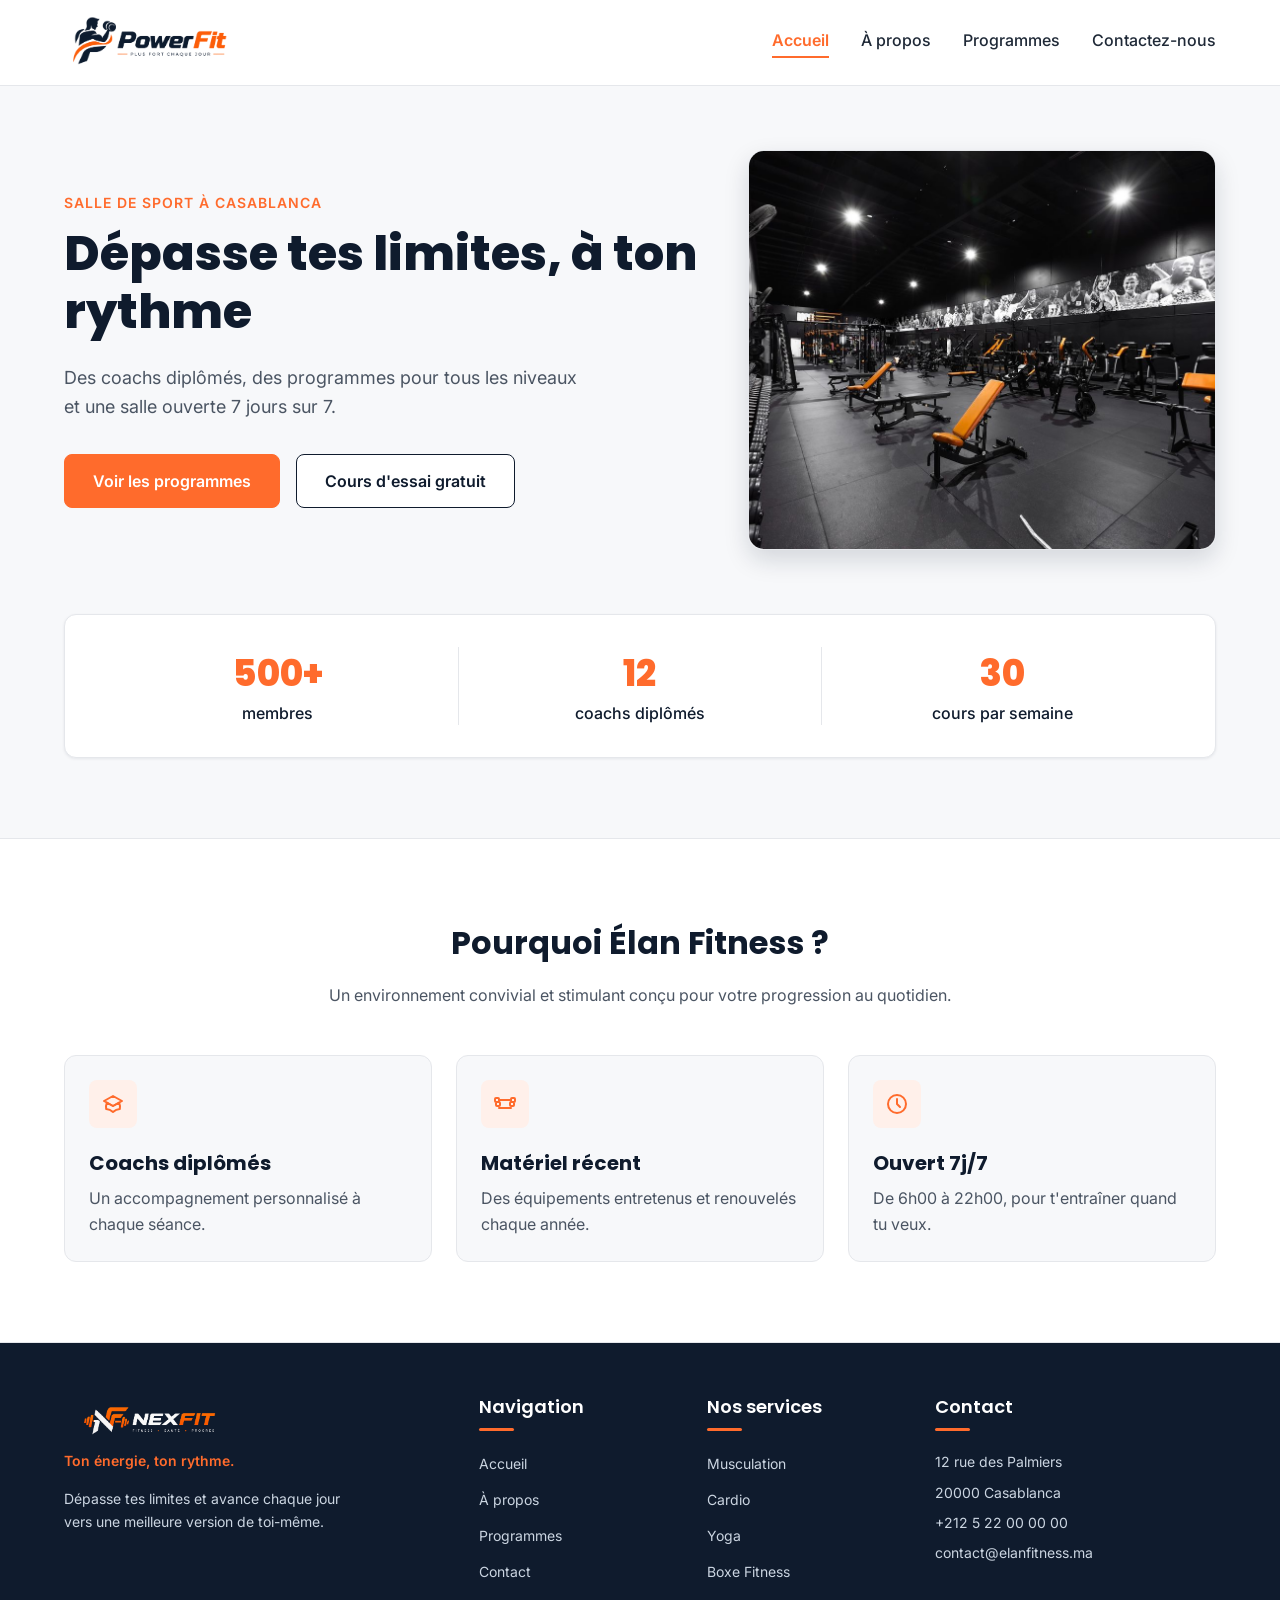
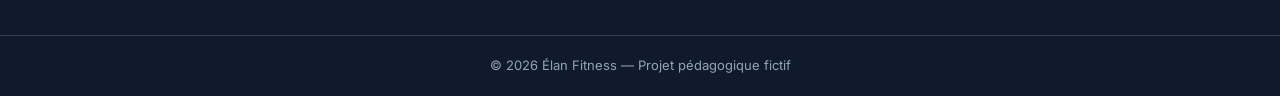
<file: index.html>
<!DOCTYPE html>
<html lang="fr">
<head>
  <meta charset="UTF-8">
  <meta name="viewport" content="width=device-width, initial-scale=1">
  <meta name="description" content="Élan Fitness, salle de sport à Casablanca : musculation, yoga, cardio et boxe fitness avec des coachs diplômés. Réservez votre cours d'essai gratuit.">
  <title>Élan Fitness | Salle de sport à Casablanca</title>
  <link rel="preconnect" href="https://fonts.googleapis.com">
  <link rel="preconnect" href="https://fonts.gstatic.com" crossorigin>
  <link href="https://fonts.googleapis.com/css2?family=Inter:wght@400;500;600&family=Poppins:wght@600;700;800&display=swap" rel="stylesheet">
  <link rel="stylesheet" href="style.css">
</head>
<body>
<header class="en-tete">
  <div class="conteneur en-tete-contenu">
    <a href="index.html" class="logo">
      <img src="img/LogoGym.png" alt="Élan Fitness">
    </a>
    <input type="checkbox" id="menu-toggle">
    <label for="menu-toggle" class="burger" aria-label="Ouvrir le menu">
      <span></span><span></span><span></span>
    </label>
    <nav>
      <ul class="menu">
        <li><a href="index.html" class="lien-actif">Accueil</a></li>
        <li><a href="a-propos.html">À propos</a></li>
        <li><a href="programmes.html">Programmes</a></li>
        <li><a href="contact-us.html">Contactez-nous</a></li>
      </ul>
    </nav>
  </div>
</header>
<main>
  <section class="hero" id="accueil">
    <div class="conteneur">
      <div class="hero-contenu">
        <div class="hero-texte">
          <p class="sur-titre">Salle de sport à Casablanca</p>
          <h1>Dépasse tes limites, à ton rythme</h1>
          <p class="hero-description">Des coachs diplômés, des programmes pour tous les niveaux et une salle ouverte 7 jours sur 7.</p>
          <div class="boutons">
            <a href="programmes.html" class="bouton bouton-principal">Voir les programmes</a>
            <a href="contact-us.html" class="bouton bouton-secondaire">Cours d'essai gratuit</a>
          </div>
        </div>
        <img class="hero-image" src="img/salle.jpg" alt="Des personnes s'entraînent dans une salle de sport lumineuse à Casablanca">
      </div>
      <div class="chiffres">
        <div class="chiffre"><p class="chiffre-nombre">500+</p><p>membres</p></div>
        <div class="chiffre"><p class="chiffre-nombre">12</p><p>coachs diplômés</p></div>
        <div class="chiffre"><p class="chiffre-nombre">30</p><p>cours par semaine</p></div>
      </div>
    </div>
  </section>
  <section class="section section-blanche">
    <div class="conteneur">
      <div class="section-titre">
        <h2>Pourquoi Élan Fitness ?</h2>
        <p>Un environnement convivial et stimulant conçu pour votre progression au quotidien.</p>
      </div>
      <div class="cartes">
        <article class="carte carte-avantage">
          <div class="icone"><img src="img/icone-coach.svg" alt=""></div>
          <h3>Coachs diplômés</h3><p>Un accompagnement personnalisé à chaque séance.</p>
        </article>
        <article class="carte carte-avantage">
          <div class="icone"><img src="img/icone-materiel.svg" alt=""></div>
          <h3>Matériel récent</h3><p>Des équipements entretenus et renouvelés chaque année.</p>
        </article>
        <article class="carte carte-avantage">
          <div class="icone"><img src="img/icone-horloge.svg" alt=""></div>
          <h3>Ouvert 7j/7</h3><p>De 6h00 à 22h00, pour t'entraîner quand tu veux.</p>
        </article>
      </div>
    </div>
  </section>
</main>
<footer class="footer">
  <div class="footer-container">
    <div class="footer-col footer-brand">
      <a href="index.html" class="logo">
        <img src="img/FotterPic.png" alt="Élan Fitness">
      </a>
      <p>Ton énergie, ton rythme.</p>
      <p class="footer-description">Dépasse tes limites et avance chaque jour vers une meilleure version de toi-même.</p>
    </div>
    <div class="footer-col">
      <h3>Navigation</h3>
      <ul>
        <li><a href="index.html">Accueil</a></li>
        <li><a href="a-propos.html">À propos</a></li>
        <li><a href="programmes.html">Programmes</a></li>
        <li><a href="contact-us.html">Contact</a></li>
      </ul>
    </div>
    <div class="footer-col">
      <h3>Nos services</h3>
      <ul>
        <li><a href="programmes.html">Musculation</a></li>
        <li><a href="programmes.html">Cardio</a></li>
        <li><a href="programmes.html">Yoga</a></li>
        <li><a href="programmes.html">Boxe Fitness</a></li>
      </ul>
    </div>
    <div class="footer-col">
      <h3>Contact</h3>
      <p>12 rue des Palmiers</p>
      <p>20000 Casablanca</p>
      <p>+212 5 22 00 00 00</p>
      <p>contact@elanfitness.ma</p>
    </div>
  </div>
  <div class="footer-bottom">
    <p>&copy; 2026 Élan Fitness — Projet pédagogique fictif</p>
  </div>
</footer>
</body>
</html>
</file>
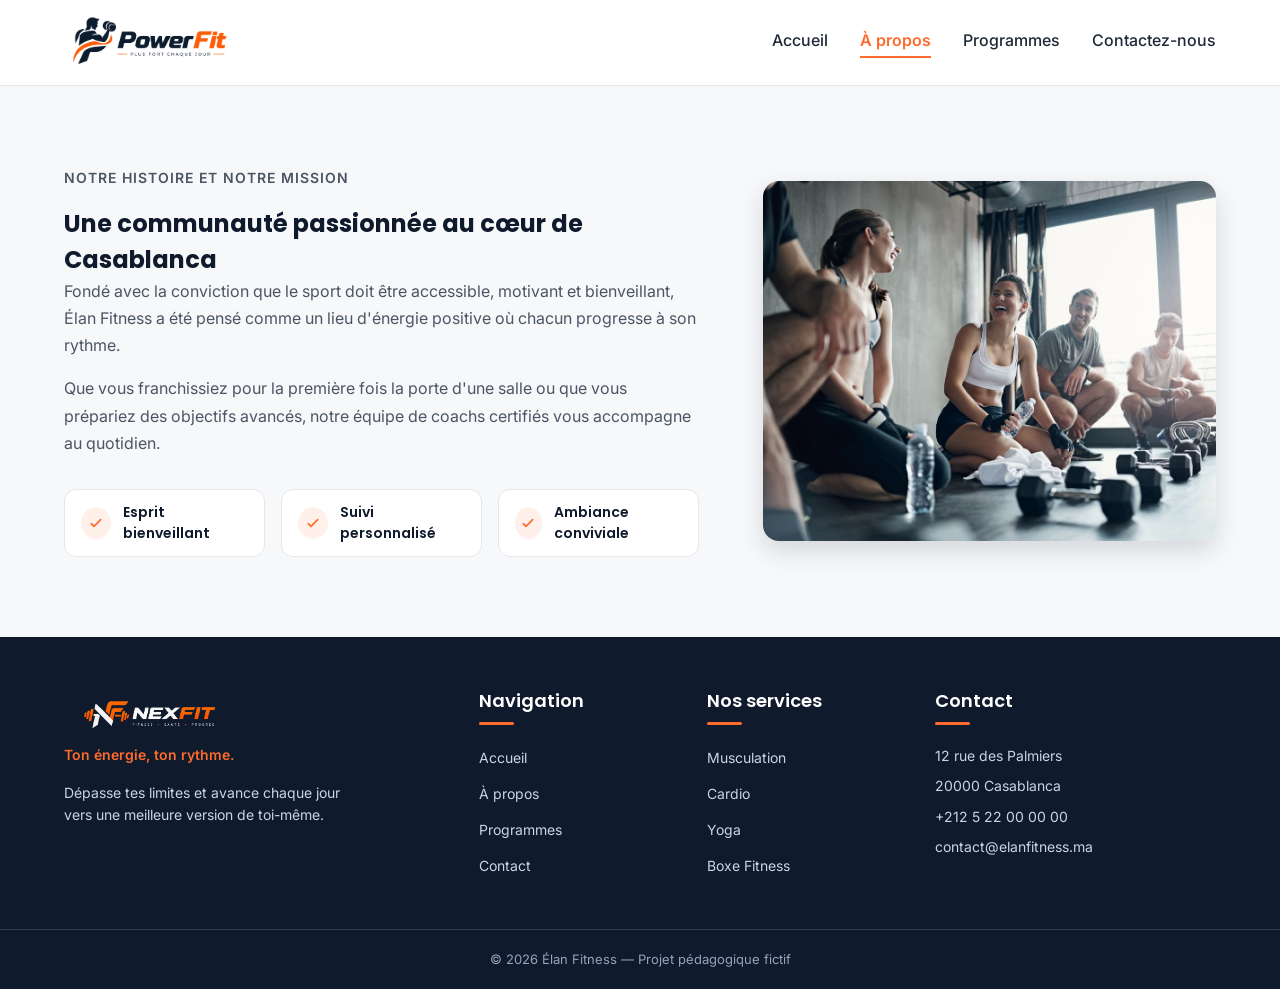
<file: a-propos.html>
<!DOCTYPE html>
<html lang="fr">
<head>
  <meta charset="UTF-8">
  <meta name="viewport" content="width=device-width, initial-scale=1">
  <meta name="description" content="Découvrez l'histoire, les valeurs et l'équipe d'Élan Fitness, votre salle de sport à Casablanca.">
  <title>À propos - Élan Fitness</title>
  <link rel="preconnect" href="https://fonts.googleapis.com">
  <link rel="preconnect" href="https://fonts.gstatic.com" crossorigin>
  <link href="https://fonts.googleapis.com/css2?family=Inter:wght@400;500;600&family=Poppins:wght@600;700;800&display=swap" rel="stylesheet">
  <link rel="stylesheet" href="style.css">
</head>
<body>
<header class="en-tete">
  <div class="conteneur en-tete-contenu">
    <a href="index.html" class="logo">
      <img src="img/LogoGym.png" alt="Élan Fitness">
    </a>
    <input type="checkbox" id="menu-toggle">
    <label for="menu-toggle" class="burger" aria-label="Ouvrir le menu">
      <span></span><span></span><span></span>
    </label>
    <nav>
      <ul class="menu">
        <li><a href="index.html">Accueil</a></li>
        <li><a href="a-propos.html" class="lien-actif">À propos</a></li>
        <li><a href="programmes.html">Programmes</a></li>
        <li><a href="contact-us.html">Contactez-nous</a></li>
      </ul>
    </nav>
  </div>
</header>
<main>
  <section class="section" id="a-propos">
    <div class="conteneur apropos-contenu">
      <div class="apropos-texte">
        <p class="sur-titre">Notre histoire et notre mission</p>
        <h1>Une communauté passionnée au cœur de Casablanca</h1>
        <p>Fondé avec la conviction que le sport doit être accessible, motivant et bienveillant, Élan Fitness a été pensé comme un lieu d'énergie positive où chacun progresse à son rythme.</p>
        <p>Que vous franchissiez pour la première fois la porte d'une salle ou que vous prépariez des objectifs avancés, notre équipe de coachs certifiés vous accompagne au quotidien.</p>
        <ul class="valeurs">
          <li class="valeur"><span class="icone icone-petite"><img src="img/icone-check.svg" alt=""></span><span>Esprit bienveillant</span></li>
          <li class="valeur"><span class="icone icone-petite"><img src="img/icone-check.svg" alt=""></span><span>Suivi personnalisé</span></li>
          <li class="valeur"><span class="icone icone-petite"><img src="img/icone-check.svg" alt=""></span><span>Ambiance conviviale</span></li>
        </ul>
      </div>
      <img class="apropos-image" src="img/EquipeGym.jpg" alt="L'équipe de coachs d'Élan Fitness réunie dans la salle">
    </div>
  </section>
</main>
<footer class="footer">
  <div class="footer-container">
    <div class="footer-col footer-brand">
      <a href="index.html" class="logo">
        <img src="img/FotterPic.png" alt="Élan Fitness">
      </a>
      <p>Ton énergie, ton rythme.</p>
      <p class="footer-description">Dépasse tes limites et avance chaque jour vers une meilleure version de toi-même.</p>
    </div>
    <div class="footer-col">
      <h3>Navigation</h3>
      <ul>
        <li><a href="index.html">Accueil</a></li>
        <li><a href="a-propos.html">À propos</a></li>
        <li><a href="programmes.html">Programmes</a></li>
        <li><a href="contact-us.html">Contact</a></li>
      </ul>
    </div>
    <div class="footer-col">
      <h3>Nos services</h3>
      <ul>
        <li><a href="programmes.html">Musculation</a></li>
        <li><a href="programmes.html">Cardio</a></li>
        <li><a href="programmes.html">Yoga</a></li>
        <li><a href="programmes.html">Boxe Fitness</a></li>
      </ul>
    </div>
    <div class="footer-col">
      <h3>Contact</h3>
      <p>12 rue des Palmiers</p>
      <p>20000 Casablanca</p>
      <p>+212 5 22 00 00 00</p>
      <p>contact@elanfitness.ma</p>
    </div>
  </div>
  <div class="footer-bottom">
    <p>&copy; 2026 Élan Fitness — Projet pédagogique fictif</p>
  </div>
</footer>
</body>
</html>
</file>
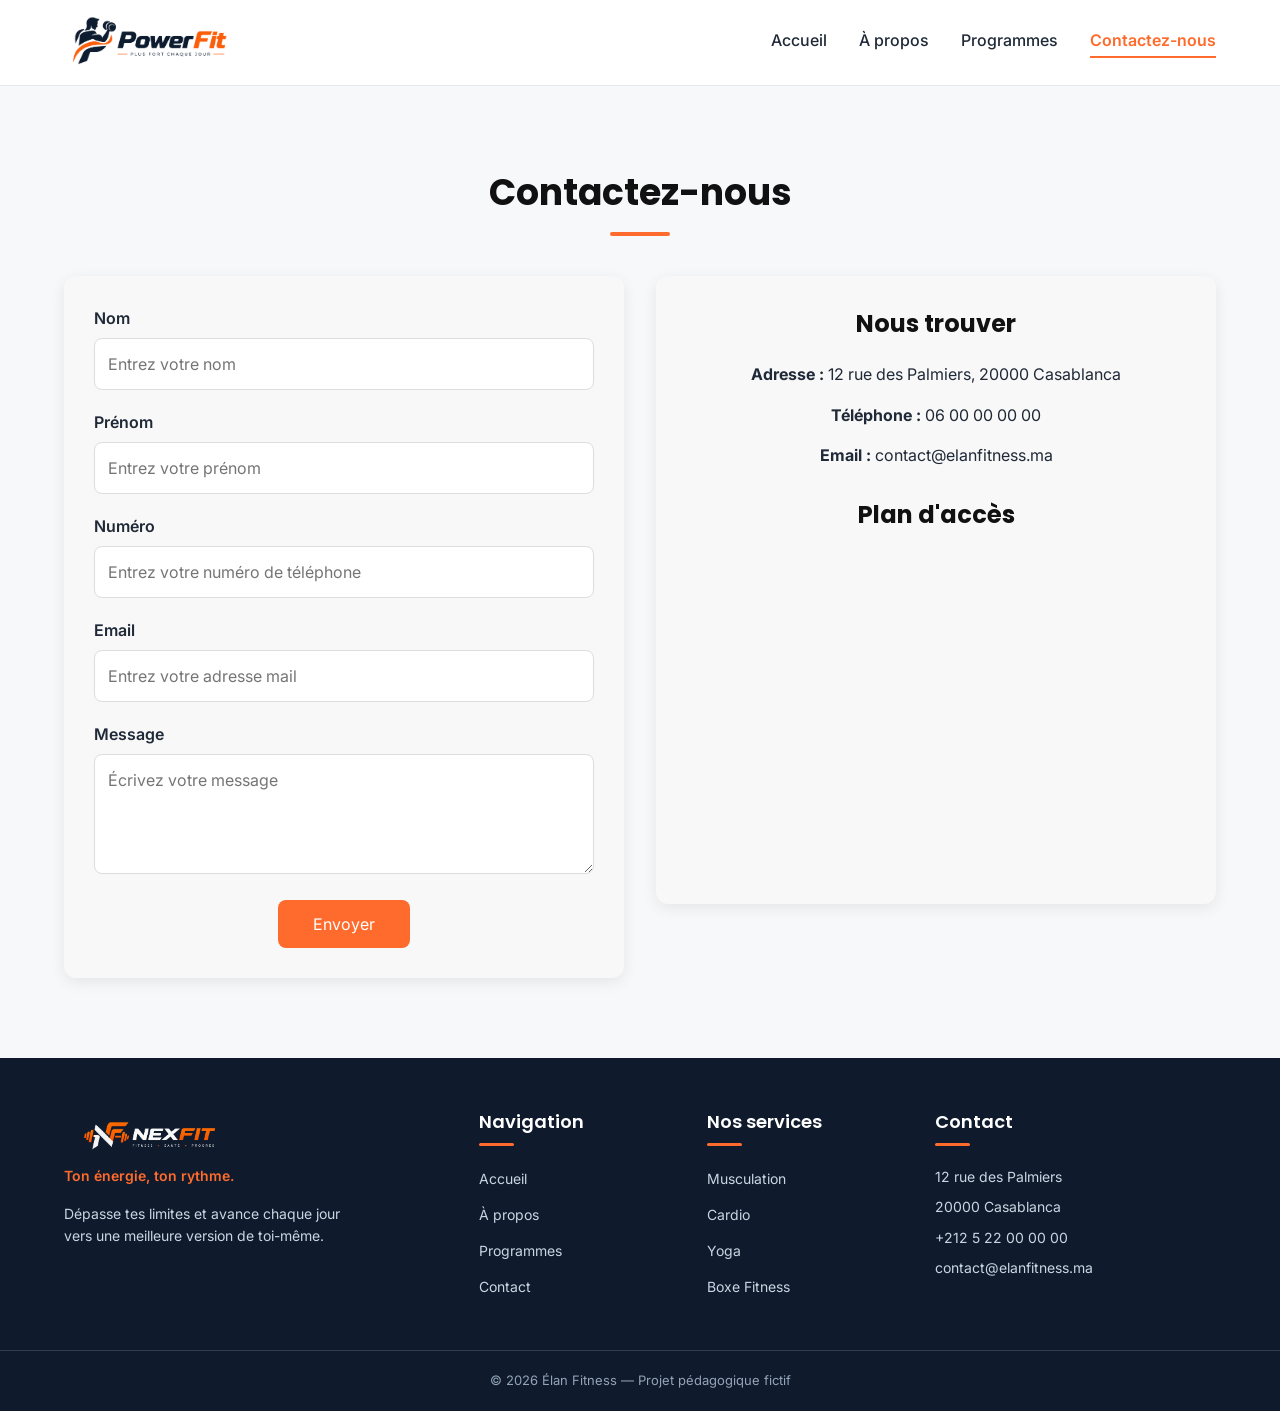
<file: contact-us.html>
<!DOCTYPE html>
<html lang="fr">
<head>
  <meta charset="UTF-8">
  <meta name="viewport" content="width=device-width, initial-scale=1">
  <meta name="description" content="Contactez Élan Fitness à Casablanca. Retrouvez nos coordonnées, notre formulaire de contact et notre plan d'accès.">
  <title>Élan Fitness - Contactez-nous</title>
  <link rel="preconnect" href="https://fonts.googleapis.com">
  <link rel="preconnect" href="https://fonts.gstatic.com" crossorigin>
  <link href="https://fonts.googleapis.com/css2?family=Inter:wght@400;500;600&family=Poppins:wght@600;700;800&display=swap" rel="stylesheet">
  <link rel="stylesheet" href="style.css">
  <link rel="stylesheet" href="contact.css">
</head>
<body>
<header class="en-tete">
  <div class="conteneur en-tete-contenu">
    <a href="index.html" class="logo">
      <img src="img/LogoGym.png" alt="Élan Fitness">
    </a>
    <input type="checkbox" id="menu-toggle">
    <label for="menu-toggle" class="burger" aria-label="Ouvrir le menu">
      <span></span><span></span><span></span>
    </label>
    <nav>
      <ul class="menu">
        <li><a href="index.html">Accueil</a></li>
        <li><a href="a-propos.html">À propos</a></li>
        <li><a href="programmes.html">Programmes</a></li>
        <li><a href="contact-us.html" class="lien-actif">Contactez-nous</a></li>
      </ul>
    </nav>
  </div>
</header>
<main>
  <section class="section">
    <div class="conteneur">
      <div class="titre"><h1>Contactez-nous</h1></div>
      <div class="contact-contenu">
        <form class="formulaire">
          <div><label for="nom">Nom</label><input type="text" id="nom" name="nom" placeholder="Entrez votre nom" required></div>
          <div><label for="prenom">Prénom</label><input type="text" id="prenom" name="prenom" placeholder="Entrez votre prénom" required></div>
          <div><label for="numero">Numéro</label><input type="tel" id="numero" name="numero" placeholder="Entrez votre numéro de téléphone" required></div>
          <div><label for="email">Email</label><input type="email" id="email" name="email" placeholder="Entrez votre adresse mail" required></div>
          <div><label for="message">Message</label><textarea id="message" name="message" placeholder="Écrivez votre message" required></textarea></div>
          <button type="submit">Envoyer</button>
        </form>
        <section class="coordonnees">
          <h2>Nous trouver</h2>
          <p><strong>Adresse :</strong> 12 rue des Palmiers, 20000 Casablanca</p>
          <p><strong>Téléphone :</strong> 06 00 00 00 00</p>
          <p><strong>Email :</strong> contact@elanfitness.ma</p>
          <h2>Plan d'accès</h2>
          <iframe 
          src="https://www.google.com/maps?q=Casablanca&output=embed" 
          title="Carte de Casablanca" loading="lazy" allowfullscreen></iframe>
        </section>
      </div>
    </div>
  </section>
</main>
<footer class="footer">
  <div class="footer-container">
    <div class="footer-col footer-brand">
      <a href="index.html" class="logo">
        <img src="img/FotterPic.png" alt="Élan Fitness">
      </a>
      <p>Ton énergie, ton rythme.</p>
      <p class="footer-description">Dépasse tes limites et avance chaque jour vers une meilleure version de toi-même.</p>
    </div>
    <div class="footer-col">
      <h3>Navigation</h3>
      <ul>
        <li><a href="index.html">Accueil</a></li>
        <li><a href="a-propos.html">À propos</a></li>
        <li><a href="programmes.html">Programmes</a></li>
        <li><a href="contact-us.html">Contact</a></li>
      </ul>
    </div>
    <div class="footer-col">
      <h3>Nos services</h3>
      <ul>
        <li><a href="programmes.html">Musculation</a></li>
        <li><a href="programmes.html">Cardio</a></li>
        <li><a href="programmes.html">Yoga</a></li>
        <li><a href="programmes.html">Boxe Fitness</a></li>
      </ul>
    </div>
    <div class="footer-col">
      <h3>Contact</h3>
      <p>12 rue des Palmiers</p>
      <p>20000 Casablanca</p>
      <p>+212 5 22 00 00 00</p>
      <p>contact@elanfitness.ma</p>
    </div>
  </div>
  <div class="footer-bottom">
    <p>&copy; 2026 Élan Fitness — Projet pédagogique fictif</p>
  </div>
</footer>
</body>
</html>
</file>
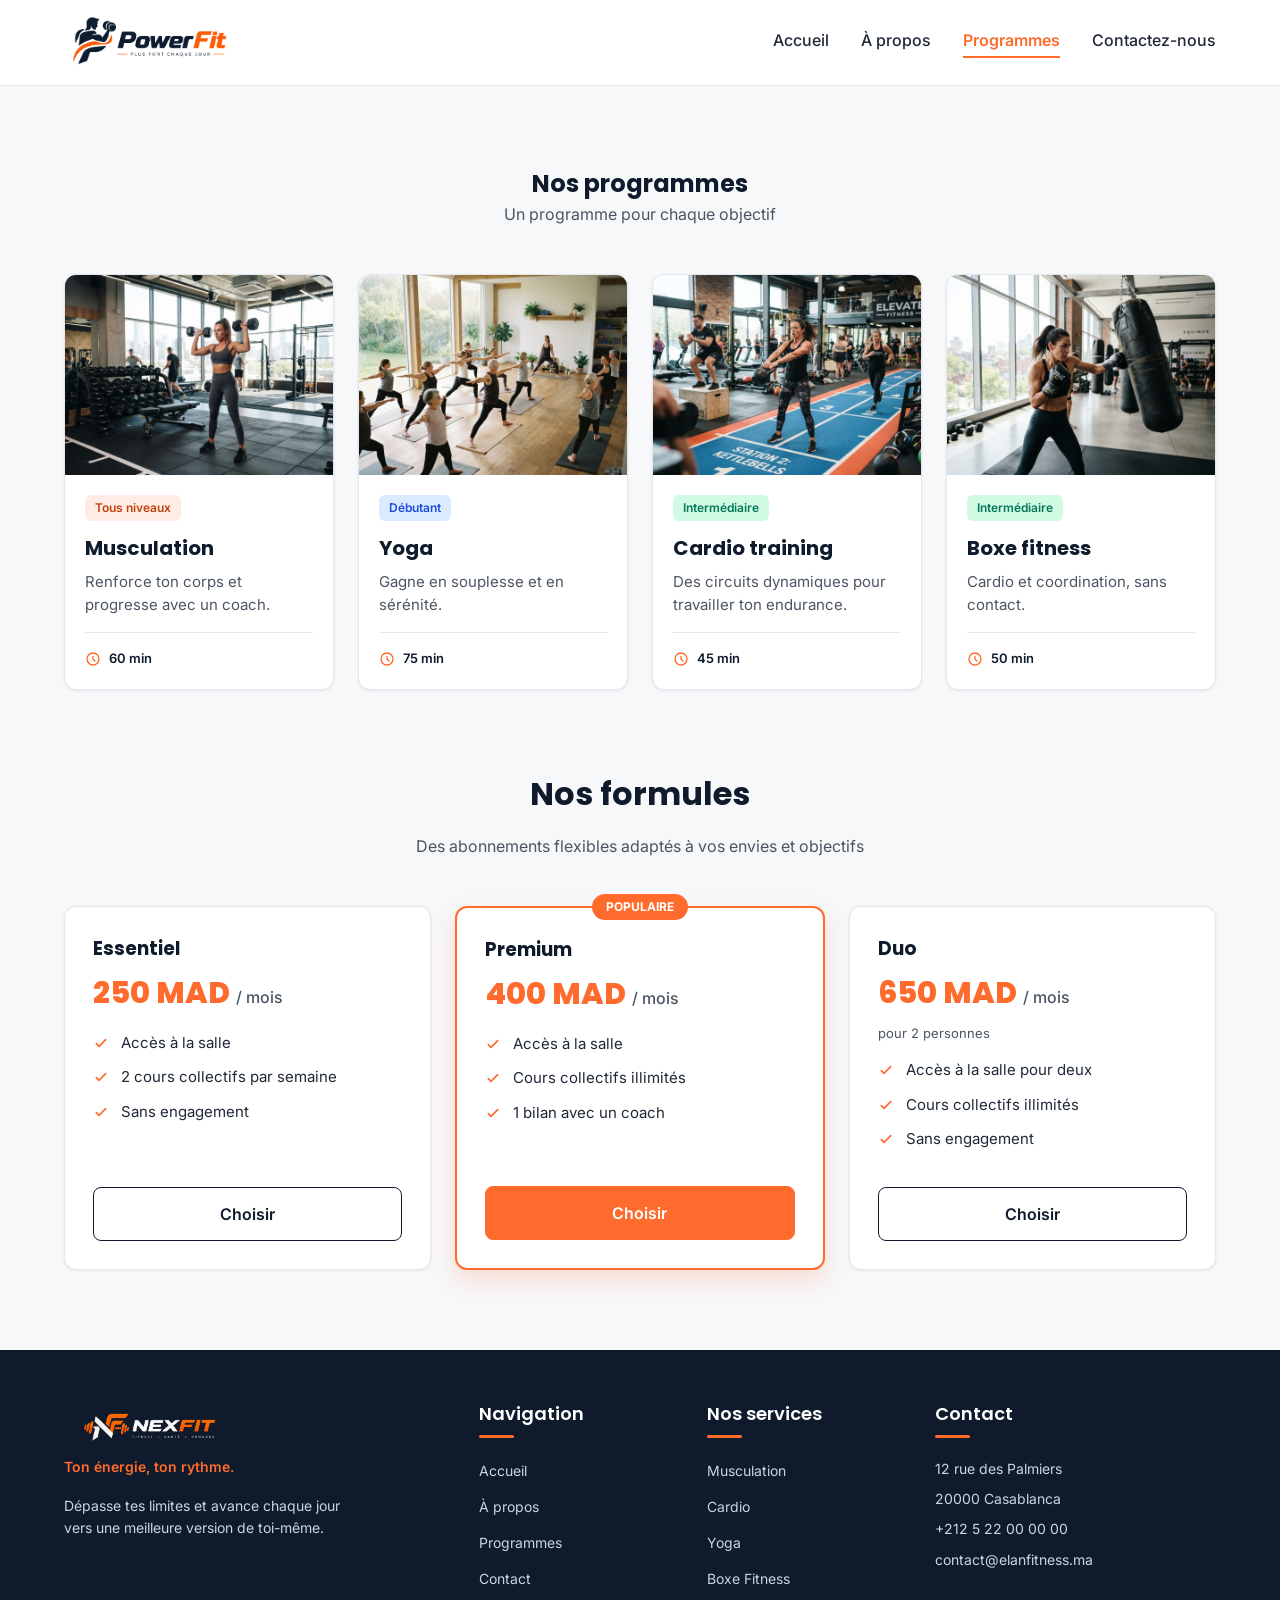
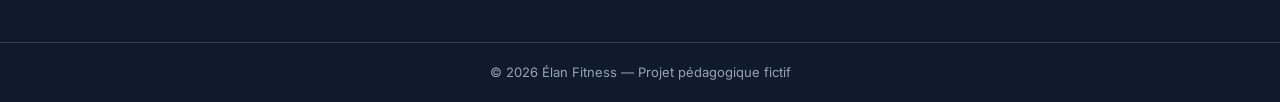
<file: programmes.html>
<!DOCTYPE html>
<html lang="fr">
<head>
  <meta charset="UTF-8">
  <meta name="viewport" content="width=device-width, initial-scale=1">
  <meta name="description" content="Découvrez les programmes et cours proposés par Élan Fitness à Casablanca pour améliorer votre forme et votre bien-être.">
  <title>Programmes - Élan Fitness</title>
  <link rel="preconnect" href="https://fonts.googleapis.com">
  <link rel="preconnect" href="https://fonts.gstatic.com" crossorigin>
  <link href="https://fonts.googleapis.com/css2?family=Inter:wght@400;500;600&family=Poppins:wght@600;700;800&display=swap" rel="stylesheet">
  <link rel="stylesheet" href="style.css">
</head>
<body>
<header class="en-tete">
  <div class="conteneur en-tete-contenu">
    <a href="index.html" class="logo">
      <img src="img/LogoGym.png" alt="Élan Fitness">
    </a>
    <input type="checkbox" id="menu-toggle">
    <label for="menu-toggle" class="burger" aria-label="Ouvrir le menu">
      <span></span><span></span><span></span>
    </label>
    <nav>
      <ul class="menu">
        <li><a href="index.html">Accueil</a></li>
        <li><a href="a-propos.html">À propos</a></li>
        <li><a href="programmes.html" class="lien-actif">Programmes</a></li>
        <li><a href="contact-us.html">Contactez-nous</a></li>
      </ul>
    </nav>
  </div>
</header>
<main>
  <section class="section" id="programmes">
    <div class="conteneur">
      <div class="section-titre"><h1>Nos programmes</h1><p>Un programme pour chaque objectif</p></div>
      <div class="cartes">
        <article class="carte carte-programme">
          <img src="img/musculation.jpg" alt="Une sportive soulève des haltères dans l'espace musculation">
          <div class="programme-corps"><span class="etiquette etiquette-orange">Tous niveaux</span><h2>Musculation</h2><p>Renforce ton corps et progresse avec un coach.</p><p class="duree"><img src="img/icone-duree.svg" alt="">60 min</p></div>
        </article>
        <article class="carte carte-programme">
          <img src="img/yoga.jpg" alt="Un groupe pratique le yoga sur des tapis dans une salle lumineuse">
          <div class="programme-corps"><span class="etiquette etiquette-bleue">Débutant</span><h2>Yoga</h2><p>Gagne en souplesse et en sérénité.</p><p class="duree"><img src="img/icone-duree.svg" alt="">75 min</p></div>
        </article>
        <article class="carte carte-programme">
          <img src="img/cardio.jpg" alt="Des sportifs suivent un circuit de cardio training avec des kettlebells">
          <div class="programme-corps"><span class="etiquette etiquette-verte">Intermédiaire</span><h2>Cardio training</h2><p>Des circuits dynamiques pour travailler ton endurance.</p><p class="duree"><img src="img/icone-duree.svg" alt="">45 min</p></div>
        </article>
        <article class="carte carte-programme">
          <img src="img/boxe.jpg" alt="Une sportive frappe un sac de frappe pendant un cours de boxe fitness">
          <div class="programme-corps"><span class="etiquette etiquette-verte">Intermédiaire</span><h2>Boxe fitness</h2><p>Cardio et coordination, sans contact.</p><p class="duree"><img src="img/icone-duree.svg" alt="">50 min</p></div>
        </article>
      </div>
      <div class="formules">
        <div class="section-titre"><h2>Nos formules</h2><p>Des abonnements flexibles adaptés à vos envies et objectifs</p></div>
        <div class="cartes">
          <article class="carte formule">
            <h3>Essentiel</h3><p class="prix">250 MAD <span>/ mois</span></p>
            <ul class="formule-liste"><li>Accès à la salle</li><li>2 cours collectifs par semaine</li><li>Sans engagement</li></ul>
            <a href="contact-us.html" class="bouton bouton-secondaire">Choisir</a>
          </article>
          <article class="carte formule formule-populaire">
            <p class="badge-populaire">Populaire</p><h3>Premium</h3><p class="prix">400 MAD <span>/ mois</span></p>
            <ul class="formule-liste"><li>Accès à la salle</li><li>Cours collectifs illimités</li><li>1 bilan avec un coach</li></ul>
            <a href="contact-us.html" class="bouton bouton-principal">Choisir</a>
          </article>
          <article class="carte formule">
            <h3>Duo</h3><p class="prix">650 MAD <span>/ mois</span></p><p class="prix-note">pour 2 personnes</p>
            <ul class="formule-liste"><li>Accès à la salle pour deux</li><li>Cours collectifs illimités</li><li>Sans engagement</li></ul>
            <a href="contact-us.html" class="bouton bouton-secondaire">Choisir</a>
          </article>
        </div>
      </div>
    </div>
  </section>
</main>
<footer class="footer">
  <div class="footer-container">
    <div class="footer-col footer-brand">
      <a href="index.html" class="logo">
        <img src="img/FotterPic.png" alt="Élan Fitness">
      </a>
      <p>Ton énergie, ton rythme.</p>
      <p class="footer-description">Dépasse tes limites et avance chaque jour vers une meilleure version de toi-même.</p>
    </div>
    <div class="footer-col">
      <h3>Navigation</h3>
      <ul>
        <li><a href="index.html">Accueil</a></li>
        <li><a href="a-propos.html">À propos</a></li>
        <li><a href="programmes.html">Programmes</a></li>
        <li><a href="contact-us.html">Contact</a></li>
      </ul>
    </div>
    <div class="footer-col">
      <h3>Nos services</h3>
      <ul>
        <li><a href="programmes.html">Musculation</a></li>
        <li><a href="programmes.html">Cardio</a></li>
        <li><a href="programmes.html">Yoga</a></li>
        <li><a href="programmes.html">Boxe Fitness</a></li>
      </ul>
    </div>
    <div class="footer-col">
      <h3>Contact</h3>
      <p>12 rue des Palmiers</p>
      <p>20000 Casablanca</p>
      <p>+212 5 22 00 00 00</p>
      <p>contact@elanfitness.ma</p>
    </div>
  </div>
  <div class="footer-bottom">
    <p>&copy; 2026 Élan Fitness — Projet pédagogique fictif</p>
  </div>
</footer>
</body>
</html>
</file>
<file: style.css>
* {
  box-sizing: border-box;
  margin: 0;
  padding: 0;
}
html { 
  scroll-behavior: smooth;
 }
body {
  font-family: 'Inter', Arial, sans-serif;
  font-size: 16px;
  line-height: 1.5;
  color: #1F2937;
  background-color: #F7F8FA;
}
h1, h2, h3, h4 {
  font-family: 'Poppins', Arial, sans-serif;
  color: #0F1B2D;
}
a{
   color: inherit; 
   text-decoration: none;
   }
ul{
   list-style: none;
   }
img{
   display: block; max-width: 100%;
   }

a:focus-visible,
button:focus-visible,
input:focus-visible,
textarea:focus-visible {
  outline: 3px solid #FF6B2C;
  outline-offset: 2px;
}
.conteneur {
  width: 100%;
  max-width: 1200px;
  margin: 0 auto;
  padding: 0 24px;
}
.section { 
  padding: 80px 0;
 }
.section-blanche {
  background-color: #FFF;
  border-top: 1px solid #E5E7EB;
  border-bottom: 1px solid #E5E7EB;
}
.section-titre {
  max-width: 640px;
  margin: 0 auto 48px;
  text-align: center;
}

.section-titre h2 {
   font-size: 32px; 
   margin-bottom: 
   16px; }
.section-titre h3 { 
  font-size: 26px;
   margin-bottom: 12px; 
  }
.section-titre p { 
  color: #4B5563; 
}

.sur-titre {
  margin-bottom: 12px;
  color: #FF6B2C;
  font-size: 14px;
  font-weight: 600;
  letter-spacing: 1px;
  text-transform: uppercase;
}

.bouton {
  display: inline-block;
  padding: 14px 28px;
  border: 1px solid transparent;
  border-radius: 8px;
  font-size: 16px;
  font-weight: 600;
  text-align: center;
  cursor: pointer;
  transition: background-color .2s ease, transform .2s ease;
}

.bouton-principal {
  color: #FFF;
  background-color: #FF6B2C;
  border-color: #FF6B2C;
}

.bouton-principal:hover { 
  background-color: #F05817; 
}

.bouton-secondaire {
  color: #0F1B2D;
  background-color: #FFF;
  border-color: #0F1B2D;
}

.bouton-secondaire:hover {
   background-color: #F3F4F6;
   }
.cartes {
   display: flex; gap: 24px; 
  }
.carte {
  flex: 1;
  min-width: 0;
  background-color: #FFF;
  border: 1px solid #E5E7EB;
  border-radius: 12px;
  box-shadow: 0 1px 3px rgba(15, 27, 45, .08);
}
.icone {
  display: flex;
  align-items: center;
  justify-content: center;
  width: 48px;
  height: 48px;
  background-color: #FFF0EA;
  border-radius: 8px;
}
.icone img { width: 24px;
   height: 24px;
   }
.icone-petite { 
  width: 32px;
   height: 32px;
    border-radius: 50%; 
  }
.icone-petite img { 
   width: 16px;
   height: 16px; 
  }
.en-tete {
  position: sticky;
  top: 0;
  z-index: 10;
  background-color: #FFF;
  border-bottom: 1px solid #E5E7EB;
}

.en-tete-contenu {
  position: relative;
  display: flex;
  align-items: center;
  justify-content: space-between;
  min-height: 80px;
}

.logo {
   display: flex; 
   align-items: center;
   }
.logo img {
   width: 170px;
   height: auto; 
  }

#menu-toggle {
   display: none;
   }
.burger { 
  display: none; 
}
.menu { 
  display: flex;
   gap: 32px;
   }
.menu a {
  display: inline-block;
  padding-bottom: 4px;
  border-bottom: 2px solid transparent;
  font-weight: 500;
}
.menu a:hover {
   color: #FF6B2C;
   }

.menu .lien-actif {
  color: #FF6B2C;
  font-weight: 600;
  border-bottom-color: #FF6B2C;
}

.hero { 
  padding: 64px 0 80px;
 }
.hero-contenu {
  display: flex;
  align-items: center;
  gap: 32px;
}

.hero-texte {
   flex: 7;
    min-width: 0;
   }
.hero-texte h1 {
  margin-bottom: 24px;
  font-size: 48px;
  font-weight: 800;
  line-height: 1.2;
}
.hero-description {
  max-width: 520px;
  margin-bottom: 32px;
  color: #4B5563;
  font-size: 18px;
  line-height: 1.6;
}

.boutons {
   display: flex;
    flex-wrap: wrap; 
    gap: 16px; }
.hero-image {
  flex: 5;
  min-width: 0;
  height: 400px;
  object-fit: cover;
  border: 1px solid #E5E7EB;
  border-radius: 16px;
  box-shadow: 0 10px 25px rgba(15, 27, 45, .15);
}

.chiffres {
  display: flex;
  margin-top: 64px;
  padding: 32px;
  background-color: #FFF;
  border: 1px solid #E5E7EB;
  border-radius: 12px;
  box-shadow: 0 1px 3px rgba(15, 27, 45, .08);
}

.chiffre {
   flex: 1;
    text-align: center;
     font-weight: 500;
      color: #0F1B2D;
     }
.chiffre + .chiffre { 
  border-left: 1px solid #E5E7EB;
 }
.chiffre-nombre {
  color: #FF6B2C;
  font-family: 'Poppins', Arial, sans-serif;
  font-size: 36px;
  font-weight: 800;
}
.carte-avantage {
   padding: 24px;
    background-color: #F7F8FA;
     box-shadow: none;
     }
.carte-avantage .icone {
   margin-bottom: 20px; 
  }
.carte-avantage h3 { 
  margin-bottom: 8px; 
  font-size: 20px;
 }
.carte-avantage p {
   color: #4B5563; 
   line-height: 1.6;
   }
.apropos-contenu { 
  display: flex;
   align-items: center;
    gap: 64px;
   }
.apropos-texte {
   flex: 7;
    min-width: 0;
   }
.apropos-texte h2 {
  margin-bottom: 20px;
  font-size: 36px;
  line-height: 1.2;
}
.apropos-texte p {
   margin-bottom: 16px;
  color: #4B5563;
  line-height: 1.7;
     }
.valeurs { 
  display: flex; 
  flex-wrap: wrap; 
  gap: 16px; 
  margin-top: 32px; }

.valeur {
  display: flex;
  flex: 1 1 180px;
  align-items: center;
  gap: 12px;
  padding: 12px 16px;
  color: #0F1B2D;
  background-color: #FFF;
  border: 1px solid #E5E7EB;
  border-radius: 12px;
  font-family: 'Poppins', Arial, sans-serif;
  font-size: 14px;
  font-weight: 600;
}

.apropos-image {
  flex: 5;
  min-width: 0;
  height: 360px;
  object-fit: cover;
  border-radius: 16px;
  box-shadow: 0 10px 25px rgba(15, 27, 45, .15);
}

.carte-programme {
  display: flex; 
  flex-direction: column;
  overflow: hidden;
  transition: transform .3s ease, box-shadow .3s ease;
     }
.carte-programme:hover { 
  transform: translateY(-6px);
   box-shadow: 0 8px 20px rgba(0, 0, 0, .15);
   }
.carte-programme > img {
   width: 100%; height: 200px;
    object-fit: cover;
   }

.programme-corps { 
  display: flex; flex: 1; 
  flex-direction: column;
   padding: 20px; 
  }
.programme-corps h2 { 
  margin-bottom: 8px;
   font-size: 20px;
   }
.programme-corps p { 
  color: #4B5563; 
  font-size: 15px;
 }
.programme-corps h2 + p {
   margin-bottom: 16px;
   }
.etiquette {
  align-self: flex-start;
  margin-bottom: 12px;
  padding: 4px 10px;
  border-radius: 6px;
  font-size: 12px;
  font-weight: 600;
}
.etiquette-orange { 
  color: #C2410C; 
  background-color: #FFEDE5;
 }
.etiquette-bleue {
  color: #1D4ED8;
  background-color:
  #DBEAFE; }
.etiquette-verte {
   color: #047857; 
   background-color: #D1FAE5; 
  }

.programme-corps .duree {
  display: flex;
  align-items: center;
  gap: 8px;
  margin-top: auto;
  padding-top: 16px;
  border-top: 1px solid #E5E7EB;
  color: #0F1B2D;
  font-size: 13px;
  font-weight: 600;
}

.duree img { 
  width: 16px;
   height: 16px; }

.formules { 
  margin-top: 80px;
 }
.formule { position: relative; 
  display: flex; 
  flex-direction: column;
   padding: 28px;
   }
.formule h4 {
   font-size: 20px;
   }

.prix {
  margin: 8px 0 16px;
  color: #FF6B2C;
  font-family: 'Poppins', Arial, sans-serif;
  font-size: 30px;
  font-weight: 800;
}

.prix span {
   color: #4B5563; 
   font-family: 'Inter', Arial, sans-serif;
    font-size: 16px; font-weight: 500;
   }
.prix-note {
   margin: -8px 0 16px;
    color: #4B5563; 
    font-size: 13px; }
.formule-liste { 
  flex: 1;
   margin-bottom: 24px;
   }

.formule-liste li {
  margin-bottom: 12px;
  padding-left: 28px;
  background-image: url('img/icone-check.svg');
  background-repeat: no-repeat;
  background-position: left center;
  background-size: 16px;
  font-size: 15px;
}

.formule .bouton { display: block; }
.formule-populaire { border: 2px solid #FF6B2C; box-shadow: 0 10px 25px rgba(255, 107, 44, .2); }

.badge-populaire {
  position: absolute;
  top: -14px;
  left: 50%;
  padding: 4px 14px;
  transform: translateX(-50%);
  color: #FFF;
  background-color: #FF6B2C;
  border-radius: 999px;
  font-size: 12px;
  font-weight: 700;
  text-transform: uppercase;
}
.footer { 
  padding-top: 50px; 
  color: #FFF;
   background-color: #0F1B2D;
   }
.footer-container {
  display: grid;
  grid-template-columns: 2fr 1fr 1fr 1.5fr;
  gap: 40px;
  width: 100%;
  max-width: 1200px;
  margin: 0 auto;
  padding: 0 24px 40px;
}
.footer-brand > p:first-of-type { 
  margin-bottom: 16px;
   color: #FF6B2C; 
   font-size: 14px;
    font-weight: 600; 
  }
.footer-description {
   max-width: 300px; color: #CBD5E1;
    font-size: 14px; line-height: 1.7; 
  }
.footer-col h3 { 
  margin-bottom: 20px; 
  color: #FFF; 
  font-size: 18px; 
  font-weight: 600;
 }
.footer-col h3::after { 
  display: block;
   width: 35px;
    height: 3px;
    margin-top: 8px;
  content: "";
   background-color: #FF6B2C;
  border-radius: 2px;
 }
.footer-col ul {
   margin: 0;
    padding: 0;
   }
.footer-col li { 
  margin-bottom: 12px;
 }
.footer-col a {
   color: #CBD5E1;
    font-size: 14px; 
    transition: color .2s ease;
   }
.footer-col a:hover {
   color: #FF6B2C;
   }
.footer-col p { 
  margin-bottom: 8px;
   color: #CBD5E1;
    font-size: 14px;
     line-height: 1.6; }

.footer-bottom {
   padding: 20px 24px; 
   border-top: 1px solid rgba(255, 255, 255, .15);
    text-align: center; }
.footer-bottom p { 
  color: #94A3B8; 
  font-size: 13px;
 }
@media (max-width: 900px) {
  .hero-contenu, .apropos-contenu { 
    flex-direction: column;
    align-items: stretch; 
    }
  .hero-image, .apropos-image {
     width: 100%; 
    }
  .cartes { 
    flex-wrap: wrap;
   }
  .cartes > .carte {
     flex: 1 1 45%;
     }
  .footer-container {
     grid-template-columns: repeat(2, minmax(0, 1fr));
     }
}
@media (max-width: 600px) {
  .conteneur {
     padding: 0 16px; 
    }
  .section {
     padding: 56px 0;
     }
  .section-titre { 
    margin-bottom: 32px;
   }
  .section-titre h2 {
     font-size: 27px; 
    }
  .en-tete-contenu {
     min-height: 72px; gap: 15px; 
    }
  .logo img {
     width: 145px;
     }
  .burger {
    display: flex;
    flex-direction: column;
    justify-content: center;
    gap: 6px;
    width: 36px;
    height: 36px;
    cursor: pointer;
    flex-shrink: 0;
  }
  .burger span {
    display: block;
    width: 28px;
    height: 3px;
    background-color: #FF6B2C;
    border-radius: 3px;
    transition: transform .2s ease, opacity .2s ease;
  }
  .en-tete-contenu nav {
    display: none;
    position: absolute;
    top: 100%;
    left: 0;
    width: 100%;
    background-color: #FFF;
    border: 1px solid #E5E7EB;
    box-shadow: 0 8px 16px rgba(15, 27, 45, .1);
  }
  .menu { 
    flex-direction: column;
     gap: 0; padding: 8px 0;
     }
  .menu li a {
     display: block; 
     padding: 14px 24px;
      border-bottom: 0;
     }
  .menu li a:hover {
     background-color: #FFF0EA;
     }
#menu-toggle:checked ~ nav {
    display: block;
}
#menu-toggle:checked + .burger span:nth-child(1) {
    transform: translateY(9px) rotate(45deg);
}
#menu-toggle:checked + .burger span:nth-child(2) {
    opacity: 0;
}
#menu-toggle:checked + .burger span:nth-child(3) {
    transform: translateY(-9px) rotate(-45deg);
}
.hero {
    padding: 50px 0;
}

.hero-texte h1 {
    font-size: 32px;
}

.hero-image,
.apropos-image {
    height: 250px;
}
.hero-description {
    font-size: 16px;
}
.boutons {
    flex-direction: column;
}
.bouton {
    width: 100%;
}
.cartes,
.chiffres,
.valeurs {
    flex-direction: column;
}
.carte {
    width: 100%;
}
.chiffres {
    gap: 20px;
    padding: 24px;
}
.chiffre + .chiffre {
    padding-top: 16px;
    border-top: 1px solid #E5E7EB;
    border-left: none;
}
.valeur {
    width: 100%;
}
.footer-container {
    grid-template-columns: 1fr;
    gap: 28px;
} }
</file>
<file: contact.css>
.titre {
  margin-bottom: 40px;
  text-align: center;
}

.titre h1 {
  position: relative;
  margin-bottom: 12px;
  color: #111;
  font-size: 36px;
  font-weight: 700;
}

.titre h1::after {
  display: block;
  width: 60px;
  height: 4px;
  margin: 12px auto 0;
  content: "";
  background-color: #FF6B2C;
  border-radius: 2px;
}

.contact-contenu {
  display: flex;
  align-items: flex-start;
  gap: 32px;
  max-width: 1200px;
  margin: 0 auto;
}

.formulaire,
.coordonnees {
  flex: 1;
  min-width: 0;
  padding: 30px;
  background-color: #F8F8F8;
  border-radius: 12px;
  box-shadow: 0 4px 15px rgba(0, 0, 0, .08);
}

.formulaire > div { margin-bottom: 20px; }

.formulaire label {
  display: block;
  margin-bottom: 8px;
  font-weight: 600;
}

.formulaire input,
.formulaire textarea {
  width: 100%;
  padding: 13px;
  border: 1px solid #DDD;
  border-radius: 8px;
  font: inherit;
}

.formulaire input:focus,
.formulaire textarea:focus { border-color: #FF6B2C; }

.formulaire textarea { min-height: 120px; resize: vertical; }

.formulaire button {
  display: block;
  margin: 10px auto 0;
  padding: 12px 35px;
  color: #FFF;
  background-color: #FF6B2C;
  border: 0;
  border-radius: 8px;
  font: inherit;
  cursor: pointer;
  transition: background-color .2s ease, transform .2s ease;
}

.formulaire button:hover { background-color: #D94F15; transform: translateY(-2px); }

.coordonnees { 
  text-align: center;
 }
.coordonnees h2 {
   margin: 0 0 20px; color: #111; 
   font-size: 24px;
   }
.coordonnees h2:not(:first-child) {
   margin-top: 28px;
   }
.coordonnees p { 
  margin-bottom: 15px; line-height: 1.6;
 }
.coordonnees iframe { 
  width: 100%; height: 300px;
   margin-top: 15px;
    border: 0; border-radius: 8px;
   }

@media (max-width: 800px) {
  .contact-contenu {
     flex-direction: column;
     }
  .formulaire, .coordonnees { 
    width: 100%; 
  }
}
@media (max-width: 600px) {
  .titre h1 { 
    font-size: 30px;
   }
  .formulaire, .coordonnees {
     padding: 20px; 
    }
}
</file>
